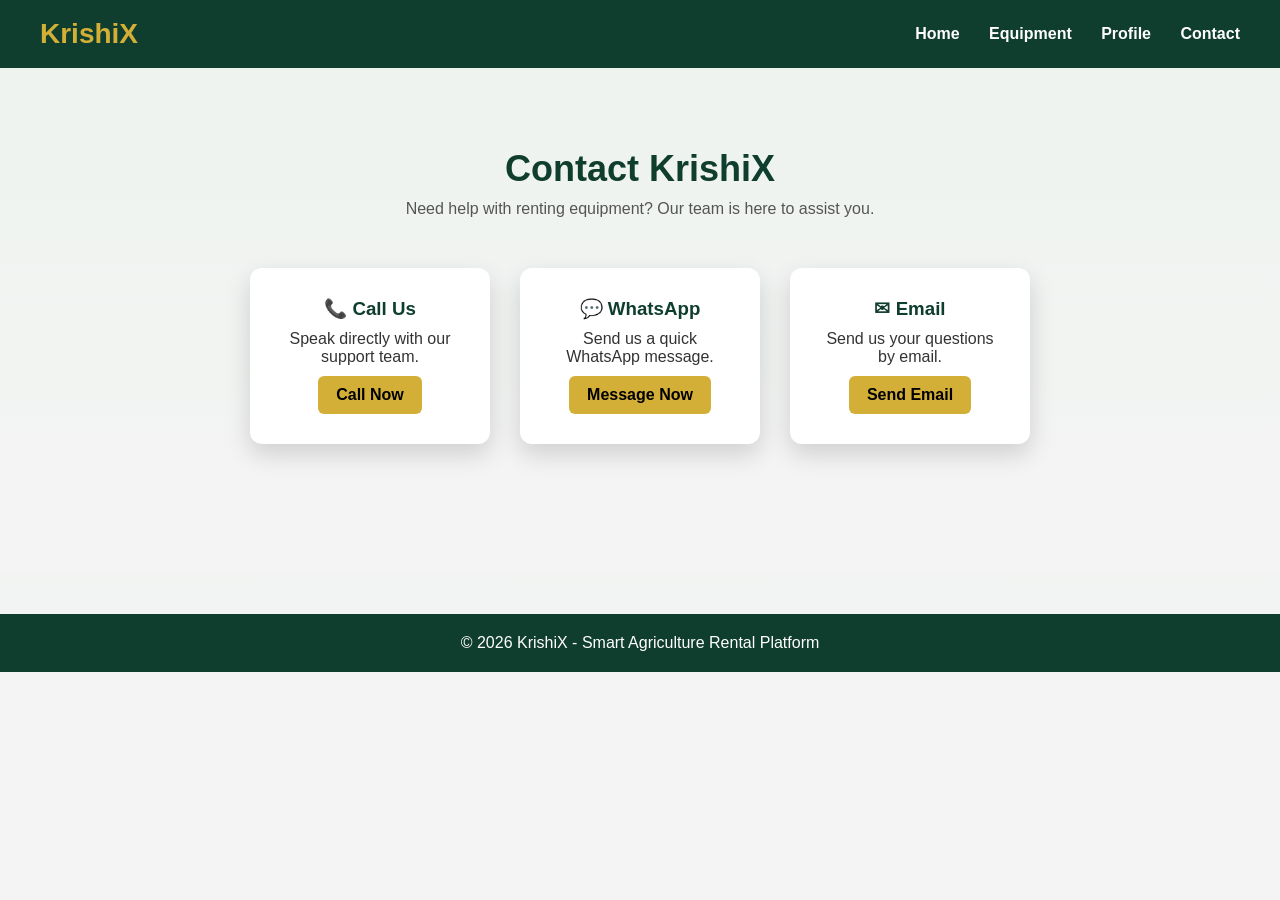
<file: contact.html>
<!DOCTYPE html>
<html lang="en">
<head>

<meta charset="UTF-8">
<meta name="viewport" content="width=device-width, initial-scale=1.0">

<title>Contact - KrishiX</title>

<link rel="stylesheet" href="style.css">

<style>

/* PAGE BACKGROUND */

.contact-section{
padding:80px 20px;
text-align:center;
background:linear-gradient(180deg,#eef3ef,#f4f4f4);
}

/* TITLE */

.contact-title{
font-size:36px;
color:#0F3D2E;
margin-bottom:10px;
}

.contact-sub{
color:#555;
margin-bottom:50px;
}

/* CONTACT CARDS */

.contact-cards{
display:flex;
justify-content:center;
gap:30px;
flex-wrap:wrap;
margin-bottom:50px;
}

.contact-card{
background:white;
width:240px;
padding:30px;
border-radius:12px;
box-shadow:0 10px 25px rgba(0,0,0,0.15);
transition:0.3s;
}

.contact-card:hover{
transform:translateY(-8px);
box-shadow:0 20px 40px rgba(0,0,0,0.2);
}

.contact-card h3{
color:#0F3D2E;
margin-bottom:10px;
}

.contact-btn{
display:inline-block;
margin-top:10px;
padding:10px 18px;
background:#D4AF37;
border-radius:6px;
color:black;
font-weight:bold;
text-decoration:none;
}

.contact-btn:hover{
background:#caa52f;
}

/* CONTACT FORM */

.contact-form{
max-width:450px;
margin:auto;
background:white;
padding:35px;
border-radius:12px;
box-shadow:0 10px 25px rgba(0,0,0,0.15);
}

.contact-form input,
.contact-form textarea{
width:100%;
padding:12px;
margin-top:10px;
border-radius:6px;
border:1px solid #ccc;
}

.contact-form button{
margin-top:15px;
background:#0F3D2E;
color:white;
border:none;
padding:12px 18px;
border-radius:6px;
cursor:pointer;
}

.contact-form button:hover{
background:#145c45;
}

</style>

</head>

<body>

<header>

<div class="logo">KrishiX</div>

<nav>
<a href="index.html">Home</a>
<a href="equipment.html">Equipment</a>
<a href="profile.html">Profile</a>
<a href="contact.html">Contact</a>
</nav>

</header>


<section class="contact-section">

<h2 class="contact-title">Contact KrishiX</h2>

<p class="contact-sub">
Need help with renting equipment? Our team is here to assist you.
</p>


<!-- CONTACT CARDS -->

<div class="contact-cards">

<!-- PHONE -->

<div class="contact-card">

<h3>📞 Call Us</h3>

<p>Speak directly with our support team.</p>

<a href="tel:+919876543210" class="contact-btn">
Call Now
</a>

</div>


<!-- WHATSAPP -->

<div class="contact-card">

<h3>💬 WhatsApp</h3>

<p>Send us a quick WhatsApp message.</p>

<a href="https://wa.me/919876543210?text=Hello%20KrishiX%20Support"
class="contact-btn" target="_blank">

Message Now

</a>

</div>


<!-- EMAIL -->

<div class="contact-card">

<h3>✉ Email</h3>

<p>Send us your questions by email.</p>

<a href="mailto:support@krishix.com"
class="contact-btn">

Send Email

</a>

</div>

</div>

</section>


<footer>

© 2026 KrishiX - Smart Agriculture Rental Platform

</footer>

</body>
</html>
</file>
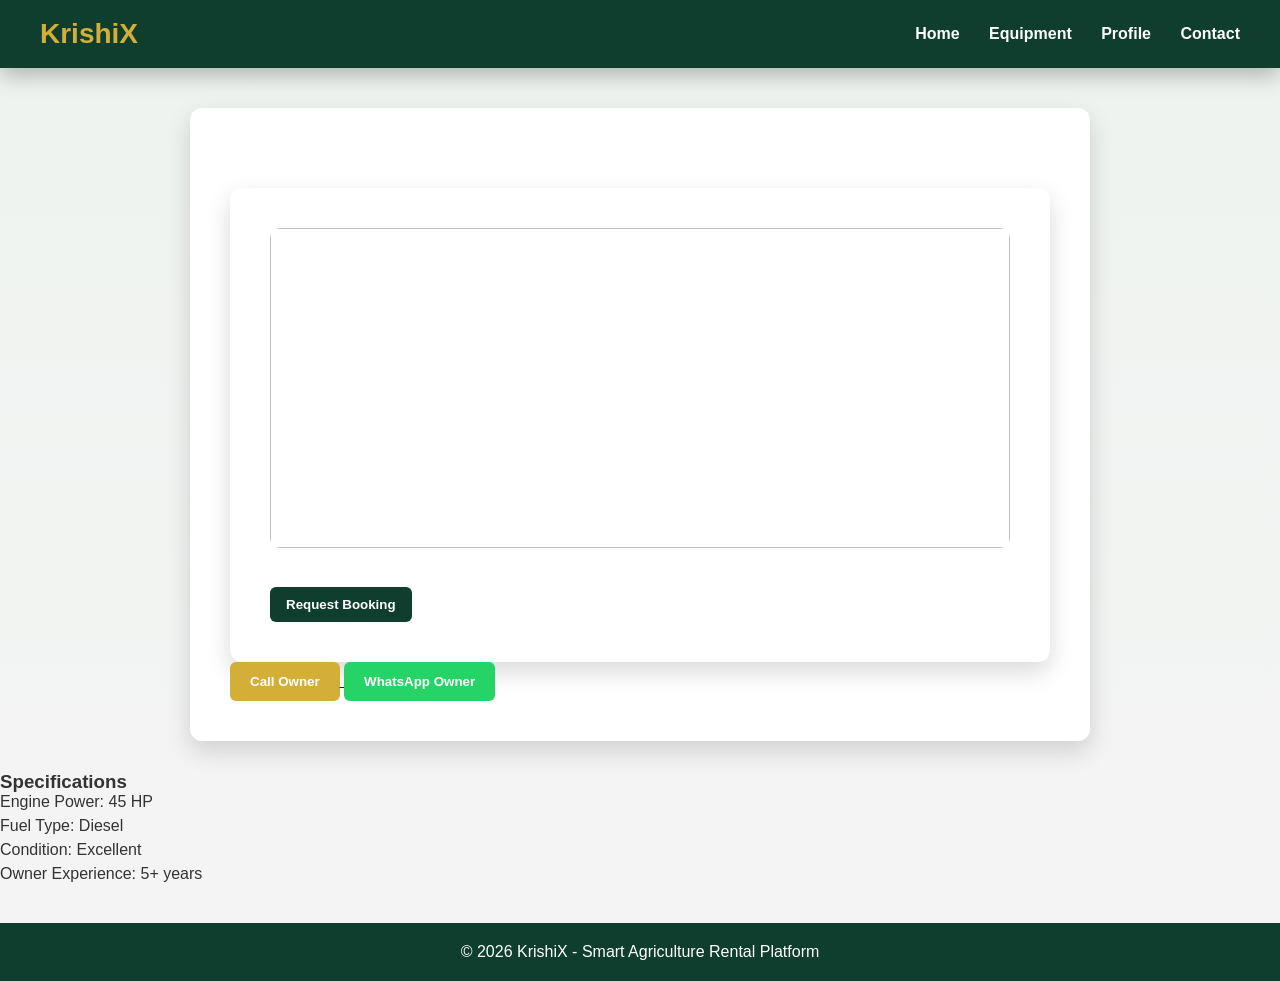
<file: equipment-details.html>
<!DOCTYPE html>
<html lang="en">

<head>

<meta charset="UTF-8">
<meta name="viewport" content="width=device-width, initial-scale=1.0">

<title>Equipment Details - KrishiX</title>

<link rel="stylesheet" href="style.css">

<style>

/* PAGE */

.details-container{
max-width:1100px;
margin:auto;
padding:40px 20px;
display:grid;
grid-template-columns:1fr 1fr;
gap:40px;
}

/* IMAGE */

.equipment-img img{
width:100%;
border-radius:12px;
box-shadow:0 10px 25px rgba(0,0,0,0.2);
}

/* INFO */

.equipment-info h2{
color:#0F3D2E;
margin-bottom:10px;
}

.price{
font-size:24px;
color:#D4AF37;
font-weight:bold;
margin-bottom:10px;
}

.location{
color:#666;
margin-bottom:15px;
}

.status{
background:#eaf6ea;
color:#1b7a1b;
padding:6px 12px;
border-radius:6px;
display:inline-block;
margin-bottom:20px;
}

/* DESCRIPTION */

.description{
margin-top:20px;
line-height:1.6;
}

/* BUTTONS */

.action-buttons{
margin-top:25px;
display:flex;
gap:15px;
flex-wrap:wrap;
}

.book-btn{
background:#0F3D2E;
color:white;
border:none;
padding:12px 20px;
border-radius:6px;
cursor:pointer;
font-weight:bold;
}

.book-btn:hover{
background:#145c45;
}

.call-btn{
background:#D4AF37;
border:none;
padding:12px 20px;
border-radius:6px;
cursor:pointer;
font-weight:bold;
}

.whatsapp-btn{
background:#25D366;
color:white;
border:none;
padding:12px 20px;
border-radius:6px;
cursor:pointer;
font-weight:bold;
}

/* SPECS */

.specs{
margin-top:30px;
}

.specs li{
margin-bottom:6px;
}

/* RESPONSIVE */

@media(max-width:768px){

.details-container{
grid-template-columns:1fr;
}

}

</script>
12:43 am
/* Equipment Details Page */

.container{
max-width:900px;
margin:40px auto;
background:white;
padding:25px;
border-radius:12px;
box-shadow:0 10px 25px rgba(0,0,0,0.15);
}

/* Image */

#img{
width:100%;
height:320px;
object-fit:cover;
border-radius:10px;
margin-bottom:20px;
}

/* Title */

#title{
color:#0F3D2E;
margin-bottom:5px;
font-size:28px;
}

/* Price */

#price{
color:#D4AF37;
font-size:20px;
font-weight:bold;
margin-bottom:5px;
}

/* Location */

#location{
color:#555;
margin-bottom:10px;
}

/* Description */

#desc{
line-height:1.6;
margin-bottom:15px;
}

/* Buttons */

button{
background:#0F3D2E;
color:white;
border:none;
padding:10px 16px;
border-radius:6px;
cursor:pointer;
font-weight:bold;
}

button:hover{
background:#145c45;
}

</style>

</head>

<body>

<header>

<div class="logo">KrishiX</div>

<nav>
<a href="index.html">Home</a>
<a href="equipment.html">Equipment</a>
<a href="profile.html">Profile</a>
<a href="contact.html">Contact</a>
</nav>

</header>


<div class="container">

<div class="container">

<img id="img">

<h2 id="title"></h2>

<p id="price"></p>

<p id="location"></p>

<p id="desc"></p>

<button>Request Booking</button>

</div>

<a href="tel:+919876543210">
<button class="call-btn">
Call Owner
</button>
</a>

<a href="https://wa.me/919876543210?text=Hello%20I%20want%20to%20rent%20your%20tractor"
target="_blank">

<button class="whatsapp-btn">
WhatsApp Owner
</button>

</a>

</div>


<!-- SPECS -->

<div class="specs">

<h3>Specifications</h3>

<ul>

<li>Engine Power: 45 HP</li>
<li>Fuel Type: Diesel</li>
<li>Condition: Excellent</li>
<li>Owner Experience: 5+ years</li>

</ul>

</div>

</div>

</div>


<footer>

© 2026 KrishiX - Smart Agriculture Rental Platform

</footer>

<script>

const data = {

1:{
name:"Tractor",
price:"₹1500 / day",
location:"Vadodara",
image:"https://images.unsplash.com/photo-1598514982836-1c9f5bff1f3f",
desc:"Powerful tractor for farming work"
},

2:{
name:"Sprayer",
price:"₹300 / day",
location:"Anand",
image:"https://images.unsplash.com/photo-1605000797499-95a51c5269ae",
desc:"Crop spraying machine"
},

3:{
name:"Rotavator",
price:"₹900 / day",
location:"Ahmedabad",
image:"https://images.unsplash.com/photo-1500382017468-9049fed747ef",
desc:"High performance rotavator"
}

}

/* get id */

const params = new URLSearchParams(window.location.search)
const id = params.get("id")

const equipment = data[id]

document.getElementById("title").innerText = equipment.name
document.getElementById("price").innerText = equipment.price
document.getElementById("location").innerText = equipment.location
document.getElementById("desc").innerText = equipment.desc
document.getElementById("img").src = equipment.image

</script>

</body>
</html>
</file>
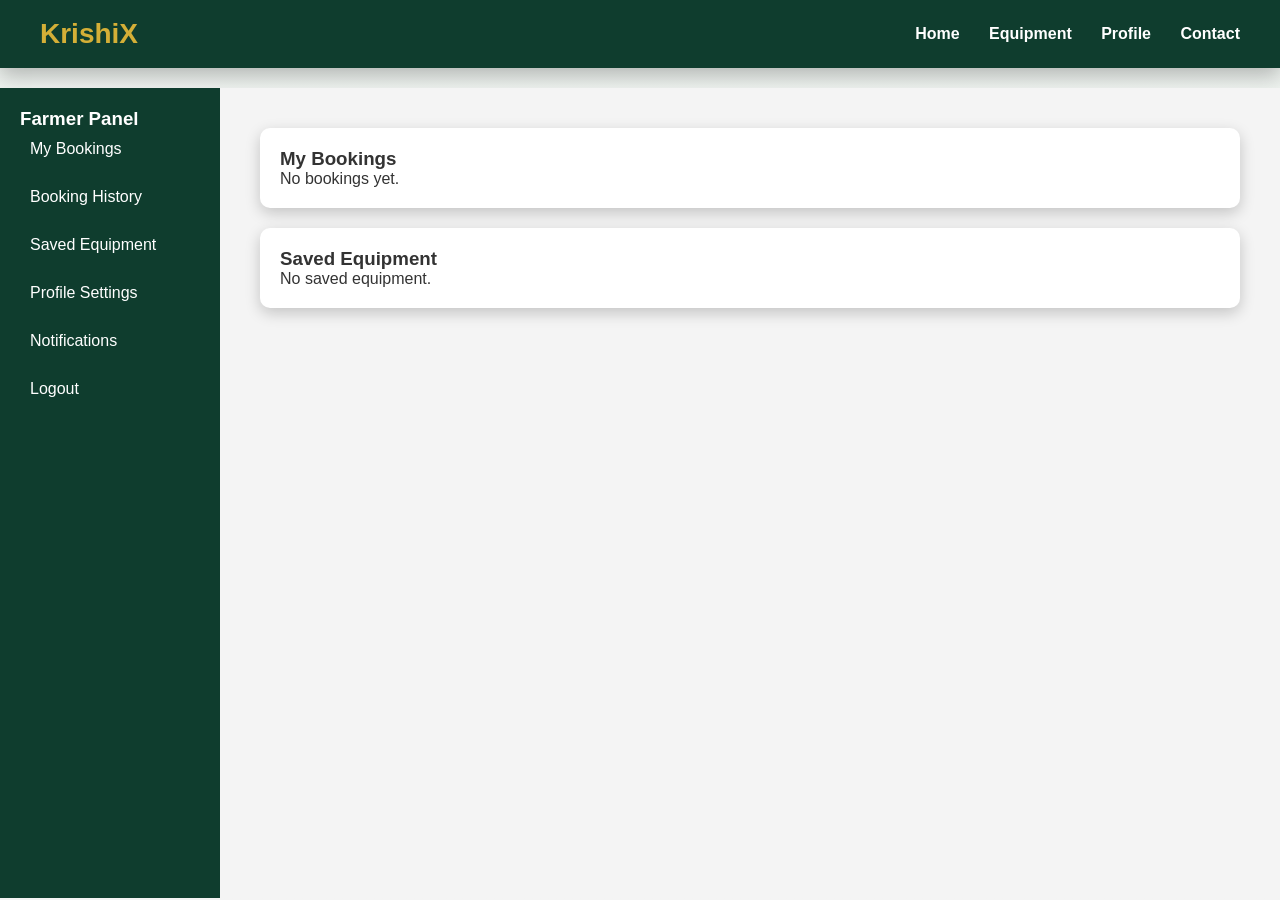
<file: farmer.html>
<!DOCTYPE html>
<html lang="en">
<head>

<meta charset="UTF-8">
<meta name="viewport" content="width=device-width, initial-scale=1.0">

<title>Farmer Dashboard</title>

<link rel="stylesheet" href="style.css">

<style>

.dashboard{
display:flex;
min-height:90vh;
}

.sidebar{
width:220px;
background:#0F3D2E;
color:white;
padding:20px;
}

.sidebar a{
display:block;
color:white;
text-decoration:none;
padding:10px;
margin-bottom:10px;
border-radius:5px;
}

.sidebar a:hover{
background:#145c45;
}

.main{
flex:1;
padding:40px;
background:#f4f4f4;
}

.card{
background:white;
padding:20px;
border-radius:10px;
box-shadow:0 5px 15px rgba(0,0,0,0.2);
margin-bottom:20px;
}

</style>

</head>

<body>

<header>

<div class="logo">KrishiX</div>

<nav>
<a href="index.html">Home</a>
<a href="equipment.html">Equipment</a>
<a href="profile.html">Profile</a>
<a href="contact.html">Contact</a>
</nav>

</header>

<div class="dashboard">

<div class="sidebar">

<h3>Farmer Panel</h3>

<a href="#">My Bookings</a>
<a href="#">Booking History</a>
<a href="#">Saved Equipment</a>
<a href="#">Profile Settings</a>
<a href="#">Notifications</a>
<a href="../profile.html" onclick="logoutUser()">Logout</a>

</div>

<div class="main">

<div class="card">
<h3>My Bookings</h3>
<p>No bookings yet.</p>
</div>

<div class="card">
<h3>Saved Equipment</h3>
<p>No saved equipment.</p>
</div>

</div>

</div>

<script src="script.js"></script>

</body>
</html>
</file>
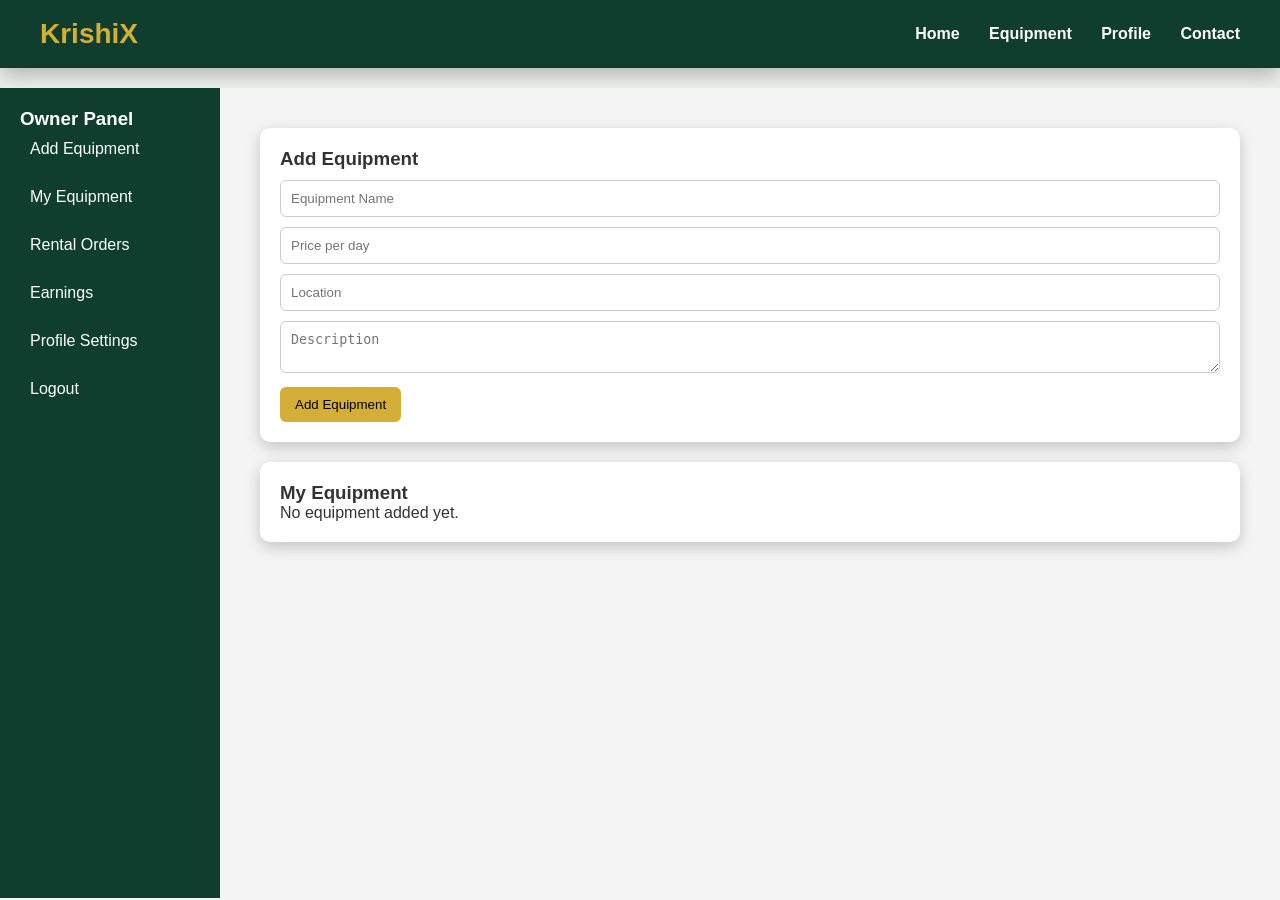
<file: owner.html>
<!DOCTYPE html>
<html lang="en">
<head>

<meta charset="UTF-8">
<meta name="viewport" content="width=device-width, initial-scale=1.0">


<title>Owner Dashboard</title>

<link rel="stylesheet" href="style.css">

<style>

.dashboard{
display:flex;
min-height:90vh;
}

.sidebar{
width:220px;
background:#0F3D2E;
color:white;
padding:20px;
}

.sidebar a{
display:block;
color:white;
text-decoration:none;
padding:10px;
margin-bottom:10px;
border-radius:5px;
}

.sidebar a:hover{
background:#145c45;
}

.main{
flex:1;
padding:40px;
background:#f4f4f4;
}

.card{
background:white;
padding:20px;
border-radius:10px;
box-shadow:0 5px 15px rgba(0,0,0,0.2);
margin-bottom:20px;
}

input, textarea{
width:100%;
padding:10px;
margin-top:10px;
border-radius:6px;
border:1px solid #ccc;
}

button{
margin-top:10px;
background:#D4AF37;
border:none;
padding:10px 15px;
border-radius:6px;
cursor:pointer;
}

button:hover{
background:#caa52f;
}

</style>

</head>

<body>

<header>

<div class="logo">KrishiX</div>

<nav>
<a href="index.html">Home</a>
<a href="equipment.html">Equipment</a>
<a href="profile.html">Profile</a>
<a href="contact.html">Contact</a>
</nav>

</header>

<div class="dashboard">

<div class="sidebar">

<h3>Owner Panel</h3>

<a href="#">Add Equipment</a>
<a href="#">My Equipment</a>
<a href="#">Rental Orders</a>
<a href="#">Earnings</a>
<a href="#">Profile Settings</a>
<a href="#" onclick="logoutUser()">Logout</a>

</div>

<div class="main">

<div class="card">

<h3>Add Equipment</h3>

<input type="text" placeholder="Equipment Name">

<input type="number" placeholder="Price per day">

<input type="text" placeholder="Location">

<textarea placeholder="Description"></textarea>

<button>Add Equipment</button>

</div>

<div class="card">

<h3>My Equipment</h3>

<p>No equipment added yet.</p>

</div>

</div>

</div>

<script src="script.js"></script>

</body>
</html>
</file>
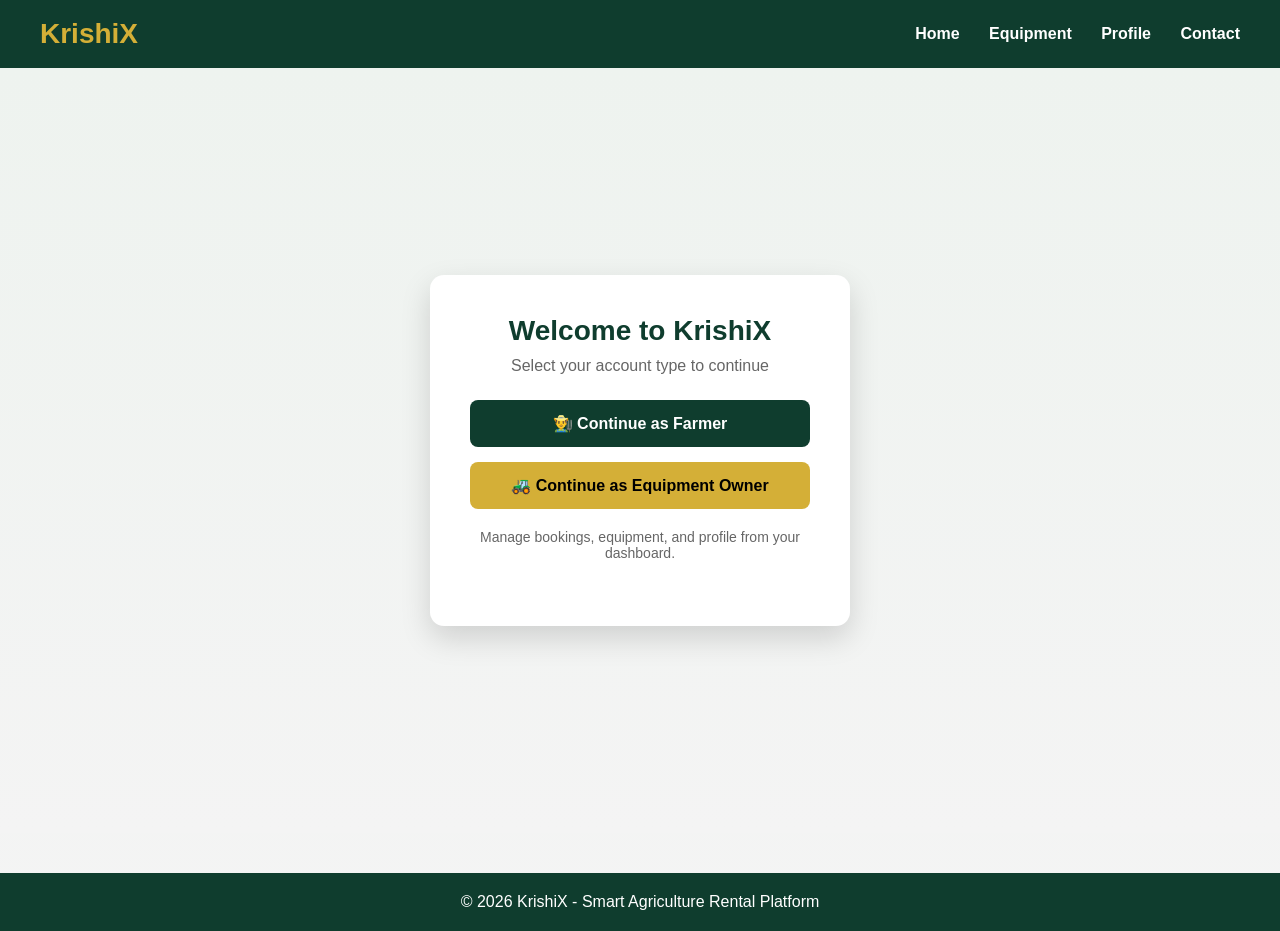
<file: profile.html>
<!DOCTYPE html>
<html lang="en">
<head>

<meta charset="UTF-8">
<meta name="viewport" content="width=device-width, initial-scale=1.0">

<title>KrishiX Account</title>

<link rel="stylesheet" href="style.css">

<style>

/* PAGE BACKGROUND */

.profile-page{
display:flex;
justify-content:center;
align-items:center;
min-height:85vh;
padding:20px;
background:linear-gradient(180deg,#eef3ef,#f4f4f4);
}

/* CARD */

.account-card{
background:white;
padding:40px;
border-radius:14px;
box-shadow:0 12px 30px rgba(0,0,0,0.15);
width:100%;
max-width:420px;
text-align:center;
}

/* TITLE */

.account-card h2{
color:#0F3D2E;
margin-bottom:10px;
font-size:28px;
}

.account-card p{
color:#666;
margin-bottom:25px;
}

/* ROLE CONTAINER */

.role-container{
display:flex;
flex-direction:column;
gap:15px;
}

/* BUTTONS */

.role-btn{
padding:14px;
border:none;
border-radius:8px;
font-weight:bold;
cursor:pointer;
font-size:16px;
transition:0.3s;
}

.farmer-btn{
background:#0F3D2E;
color:white;
}

.owner-btn{
background:#D4AF37;
}

.role-btn:hover{
transform:scale(1.05);
box-shadow:0 8px 20px rgba(0,0,0,0.2);
}

/* SMALL TEXT */

.small-text{
margin-top:20px;
font-size:14px;
color:#666;
}


/* =========================
   MOBILE RESPONSIVE
========================= */

@media(max-width:768px){

header{
flex-direction:column;
gap:10px;
text-align:center;
}

nav a{
margin:8px;
}

.account-card{
padding:30px 20px;
}

.account-card h2{
font-size:24px;
}

.role-btn{
font-size:15px;
padding:12px;
}

}

</style>

</head>

<body onclick="checkLogin()">

<header>

<div class="logo">KrishiX</div>

<nav>
<a href="index.html">Home</a>
<a href="equipment.html">Equipment</a>
<a href="profile.html">Profile</a>
<a href="contact.html">Contact</a>
</nav>

</header>


<section class="profile-page">

<div class="account-card">

<h2>Welcome to KrishiX</h2>

<p>Select your account type to continue</p>

<div class="role-container">

<button class="role-btn farmer-btn" onclick="farmerLogin()">
👨‍🌾 Continue as Farmer
</button>

<button class="role-btn owner-btn" onclick="ownerLogin()">
🚜 Continue as Equipment Owner
</button>

</div>

<p class="small-text">
Manage bookings, equipment, and profile from your dashboard.
</p>

</div>

</section>


<footer>
© 2026 KrishiX - Smart Agriculture Rental Platform
</footer>

<script src="script.js"></script>

</body>
</html>
</file>
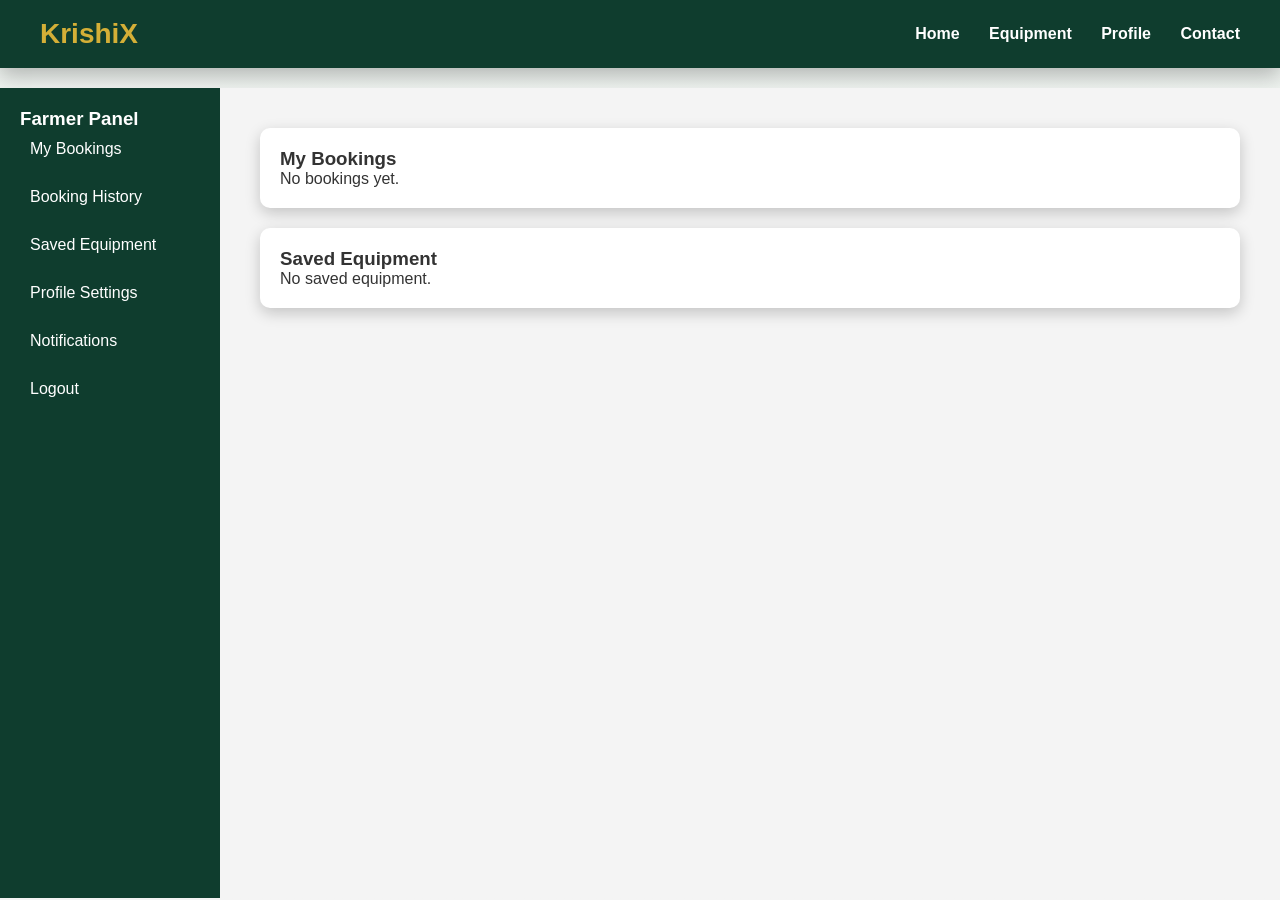
<file: KrishiX/dashboards/farmer.html>
<!DOCTYPE html>
<html lang="en">
<head>

<meta charset="UTF-8">
<title>Farmer Dashboard</title>

<link rel="stylesheet" href="../style.css">

<style>

.dashboard{
display:flex;
min-height:90vh;
}

.sidebar{
width:220px;
background:#0F3D2E;
color:white;
padding:20px;
}

.sidebar a{
display:block;
color:white;
text-decoration:none;
padding:10px;
margin-bottom:10px;
border-radius:5px;
}

.sidebar a:hover{
background:#145c45;
}

.main{
flex:1;
padding:40px;
background:#f4f4f4;
}

.card{
background:white;
padding:20px;
border-radius:10px;
box-shadow:0 5px 15px rgba(0,0,0,0.2);
margin-bottom:20px;
}

</style>

</head>

<body>

<header>

<div class="logo">KrishiX</div>

<nav>
<a href="../index.html">Home</a>
<a href="../equipment.html">Equipment</a>
<a href="../profile.html">Profile</a>
<a href="../contact.html">Contact</a>
</nav>

</header>

<div class="dashboard">

<div class="sidebar">

<h3>Farmer Panel</h3>

<a href="#">My Bookings</a>
<a href="#">Booking History</a>
<a href="#">Saved Equipment</a>
<a href="#">Profile Settings</a>
<a href="#">Notifications</a>
<a href="../profile.html" onclick="logoutUser()">Logout</a>

</div>

<div class="main">

<div class="card">
<h3>My Bookings</h3>
<p>No bookings yet.</p>
</div>

<div class="card">
<h3>Saved Equipment</h3>
<p>No saved equipment.</p>
</div>

</div>

</div>

<script src="../script.js"></script>

</body>
</html>
</file>
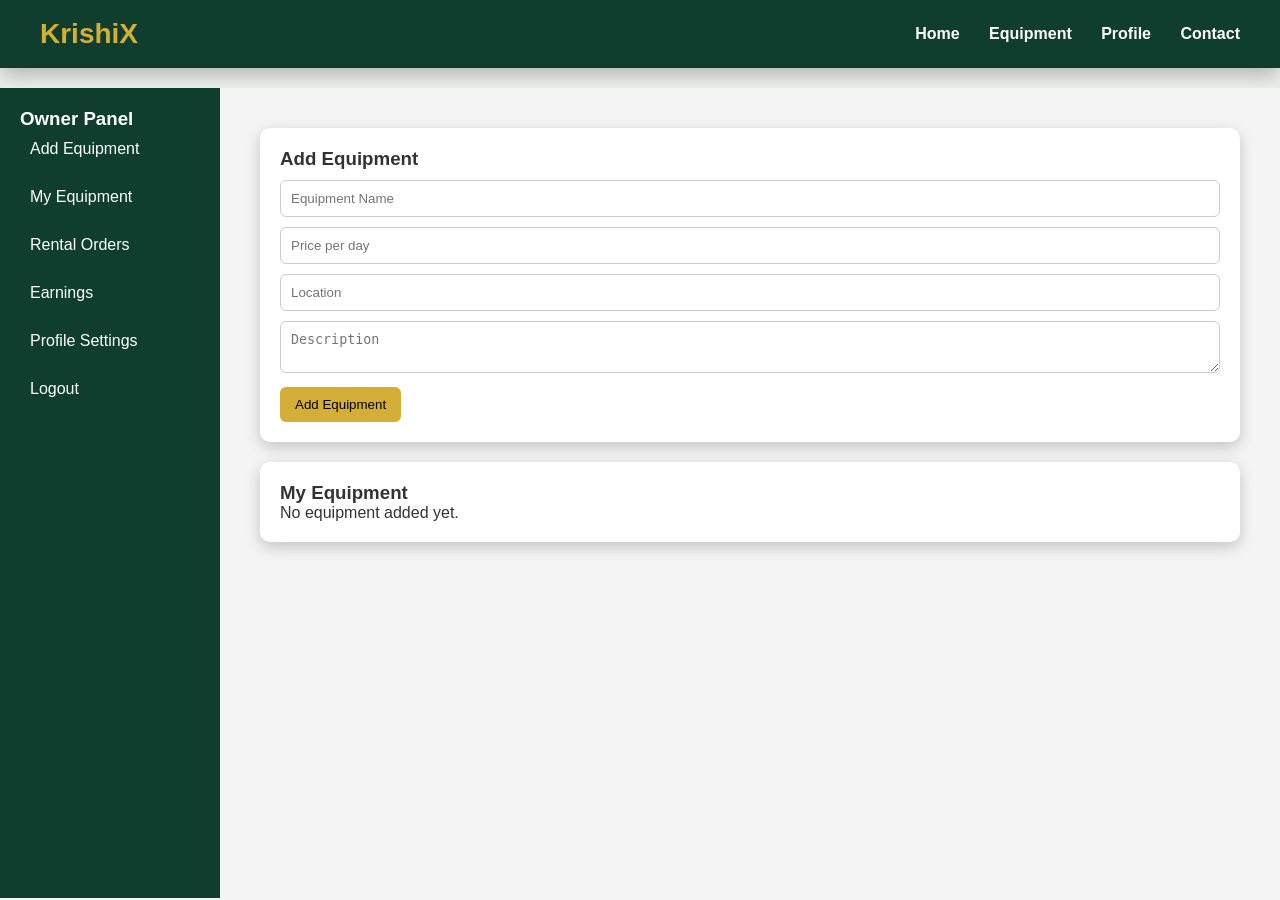
<file: KrishiX/dashboards/owner.html>
<!DOCTYPE html>
<html lang="en">
<head>

<meta charset="UTF-8">
<title>Owner Dashboard</title>

<link rel="stylesheet" href="../style.css">

<style>

.dashboard{
display:flex;
min-height:90vh;
}

.sidebar{
width:220px;
background:#0F3D2E;
color:white;
padding:20px;
}

.sidebar a{
display:block;
color:white;
text-decoration:none;
padding:10px;
margin-bottom:10px;
border-radius:5px;
}

.sidebar a:hover{
background:#145c45;
}

.main{
flex:1;
padding:40px;
background:#f4f4f4;
}

.card{
background:white;
padding:20px;
border-radius:10px;
box-shadow:0 5px 15px rgba(0,0,0,0.2);
margin-bottom:20px;
}

input, textarea{
width:100%;
padding:10px;
margin-top:10px;
border-radius:6px;
border:1px solid #ccc;
}

button{
margin-top:10px;
background:#D4AF37;
border:none;
padding:10px 15px;
border-radius:6px;
cursor:pointer;
}

button:hover{
background:#caa52f;
}

</style>

</head>

<body>

<header>

<div class="logo">KrishiX</div>

<nav>
<a href="../index.html">Home</a>
<a href="../equipment.html">Equipment</a>
<a href="../profile.html">Profile</a>
<a href="../contact.html">Contact</a>
</nav>

</header>

<div class="dashboard">

<div class="sidebar">

<h3>Owner Panel</h3>

<a href="#">Add Equipment</a>
<a href="#">My Equipment</a>
<a href="#">Rental Orders</a>
<a href="#">Earnings</a>
<a href="#">Profile Settings</a>
<a href="#" onclick="logoutUser()">Logout</a>

</div>

<div class="main">

<div class="card">

<h3>Add Equipment</h3>

<input type="text" placeholder="Equipment Name">

<input type="number" placeholder="Price per day">

<input type="text" placeholder="Location">

<textarea placeholder="Description"></textarea>

<button>Add Equipment</button>

</div>

<div class="card">

<h3>My Equipment</h3>

<p>No equipment added yet.</p>

</div>

</div>

</div>

<script src="../script.js"></script>

</body>
</html>
</file>
<file: style.css>
/* =========================================
   GLOBAL SETTINGS
========================================= */

*{
box-sizing:border-box;
margin:0;
padding:0;
}

body{
font-family:Arial, Helvetica, sans-serif;
background:linear-gradient(180deg,#eef3ef,#f4f4f4);
color:#333;
min-height:100vh;
}

/* =========================================
   NAVBAR
========================================= */

header{
background:#0F3D2E;
color:white;
display:flex;
justify-content:space-between;
align-items:center;
padding:18px 40px;
box-shadow:0 8px 20px rgba(0,0,0,0.25);
}

.logo{
font-size:28px;
font-weight:bold;
color:#D4AF37;
}

nav a{
color:white;
margin-left:25px;
text-decoration:none;
font-weight:bold;
transition:0.3s;
}

nav a:hover{
color:#D4AF37;
}

/* =========================================
   HERO SECTION
========================================= */

.hero{
height:420px;
background:url("https://images.unsplash.com/photo-1500937386664-56d1dfef3854");
background-size:cover;
background-position:center;
display:flex;
align-items:center;
justify-content:center;
text-align:center;
color:white;
position:relative;
}

.hero::before{
content:"";
position:absolute;
top:0;
left:0;
width:100%;
height:100%;
background:rgba(0,0,0,0.6);
}

.hero-content{
position:relative;
max-width:700px;
}

.hero h1{
font-size:48px;
margin-bottom:10px;
}

.hero p{
font-size:18px;
}

/* =========================================
   TITLES
========================================= */

.section-title{
text-align:center;
padding:40px 20px 10px;
font-size:34px;
color:#0F3D2E;
font-weight:bold;
}

.subtitle{
text-align:center;
color:#666;
margin-bottom:40px;
}

/* =========================================
   SEARCH BAR
========================================= */

.search-bar{
display:flex;
justify-content:center;
gap:10px;
margin:30px;
flex-wrap:wrap;
}

.search-bar input{
padding:12px;
width:250px;
border-radius:8px;
border:1px solid #ccc;
}

.search-bar button{
background:#D4AF37;
border:none;
padding:12px 18px;
border-radius:8px;
font-weight:bold;
cursor:pointer;
}

/* =========================================
   EQUIPMENT GRID
========================================= */

.equipment-container{
display:grid;
grid-template-columns:repeat(auto-fit,minmax(230px,1fr));
gap:30px;
padding:40px;
max-width:1200px;
margin:auto;
}

.equipment-card{
background:white;
border-radius:15px;
box-shadow:0 10px 25px rgba(0,0,0,0.2);
overflow:hidden;
transition:0.3s;
}

.equipment-card:hover{
transform:translateY(-8px);
}

.equipment-card img{
width:100%;
height:160px;
object-fit:cover;
}

.card-body{
padding:15px;
text-align:center;
}

.price{
color:#D4AF37;
font-weight:bold;
}

.location{
font-size:13px;
color:#666;
margin-bottom:10px;
}

.rent-btn{
background:#0F3D2E;
color:white;
border:none;
padding:10px;
border-radius:8px;
cursor:pointer;
width:100%;
}

/* =========================================
   PROFILE PAGE
========================================= */

.profile-section{
display:flex;
justify-content:center;
align-items:center;
padding:80px 20px;
}

.profile-card{
background:white;
width:460px;
padding:35px;
border-radius:16px;
box-shadow:0 15px 40px rgba(0,0,0,0.15);
text-align:center;
}

.role-select{
display:flex;
gap:10px;
margin-top:15px;
}

.role-select button{
flex:1;
background:#D4AF37;
border:none;
padding:12px;
border-radius:8px;
font-weight:bold;
cursor:pointer;
}

.form-container{
display:none;
margin-top:20px;
text-align:left;
}

.form-group{
margin-bottom:12px;
}

.form-group input{
width:100%;
padding:10px;
border-radius:6px;
border:1px solid #ccc;
}

.submit-btn{
width:100%;
margin-top:12px;
background:#D4AF37;
border:none;
padding:12px;
border-radius:8px;
font-weight:bold;
cursor:pointer;
}

/* =========================================
   PROFILE PAGE IMPROVED
========================================= */

.profile-card{
background:white;
width:460px;
padding:40px;
border-radius:16px;
box-shadow:0 15px 40px rgba(0,0,0,0.25);
text-align:center;
}

.role-select{
display:flex;
gap:10px;
margin-top:20px;
}

.role-select button{
flex:1;
background:linear-gradient(45deg,#D4AF37,#f5d76e);
border:none;
padding:12px;
border-radius:8px;
font-weight:bold;
cursor:pointer;
}

.role-select button:hover{
transform:scale(1.05);
}

.dashboard{
margin-top:20px;
}

/* DASHBOARD */

.dashboard{
display:none;
margin-top:20px;
text-align:left;
}

.dashboard-buttons{
margin-top:20px;
display:grid;
gap:10px;
}

.dash-btn{
background:#0F3D2E;
color:white;
border:none;
padding:10px;
border-radius:6px;
cursor:pointer;
font-weight:bold;
}

.section-box{
display:none;
margin-top:15px;
padding:15px;
background:#fafafa;
border-radius:8px;
border:1px solid #ddd;
}

.logout-btn{
margin-top:15px;
background:#c0392b;
color:white;
width:100%;
border:none;
padding:10px;
border-radius:6px;
cursor:pointer;
}

/* ===============================
   CONTACT SECTION
=============================== */

.contact{
padding:80px 20px;
text-align:center;
}

.contact h2{
font-size:32px;
color:#0F3D2E;
margin-bottom:40px;
}

/* CONTACT INFO CARDS */

.contact-info{
display:flex;
justify-content:center;
gap:30px;
flex-wrap:wrap;
margin-bottom:40px;
}

.info-card{
background:white;
width:250px;
padding:25px;
border-radius:12px;
box-shadow:0 10px 25px rgba(0,0,0,0.15);
transition:0.3s;
}

.info-card:hover{
transform:translateY(-5px);
}

.info-card h3{
color:#0F3D2E;
margin-bottom:10px;
}

/* CONTACT FORM */

.contact-form{
max-width:500px;
margin:auto;
background:white;
padding:30px;
border-radius:12px;
box-shadow:0 10px 25px rgba(0,0,0,0.15);
}

.contact-form input,
.contact-form textarea{
width:100%;
padding:12px;
margin-top:10px;
border-radius:6px;
border:1px solid #ccc;
font-size:14px;
}

.contact-form button{
margin-top:15px;
background:#D4AF37;
border:none;
padding:12px 20px;
border-radius:6px;
font-weight:bold;
cursor:pointer;
}

/* ===============================
   MOBILE RESPONSIVE
=============================== */

@media(max-width:768px){

.contact{
padding:60px 15px;
}

.contact-info{
flex-direction:column;
align-items:center;
}

.info-card{
width:90%;
}

.contact-form{
width:95%;
padding:20px;
}

}
/* =========================================
   DETAILS PAGE
========================================= */

.container{
max-width:900px;
margin:auto;
padding:40px;
background:white;
margin-top:40px;
border-radius:12px;
box-shadow:0 10px 25px rgba(0,0,0,0.15);
}

.container img{
width:100%;
border-radius:10px;
}

/* =========================================
   HOW SECTION
========================================= */

.how{
background:#0F3D2E;
color:white;
padding:70px;
text-align:center;
}

.how-container{
display:flex;
justify-content:center;
gap:30px;
flex-wrap:wrap;
}

.how-card{
background:white;
color:#333;
width:230px;
padding:25px;
border-radius:14px;
box-shadow:0 10px 25px rgba(0,0,0,0.25);
}

/* =========================================
   FOOTER
========================================= */

footer{
background:#0F3D2E;
color:white;
text-align:center;
padding:20px;
margin-top:40px;
}
</file>
<file: KrishiX/style.css>
/* =========================================
   GLOBAL SETTINGS
========================================= */

*{
box-sizing:border-box;
margin:0;
padding:0;
}

body{
font-family:Arial, Helvetica, sans-serif;
background:linear-gradient(180deg,#eef3ef,#f4f4f4);
color:#333;
min-height:100vh;
}

/* =========================================
   NAVBAR
========================================= */

header{
background:#0F3D2E;
color:white;
display:flex;
justify-content:space-between;
align-items:center;
padding:18px 40px;
box-shadow:0 8px 20px rgba(0,0,0,0.25);
}

.logo{
font-size:28px;
font-weight:bold;
color:#D4AF37;
}

nav a{
color:white;
margin-left:25px;
text-decoration:none;
font-weight:bold;
transition:0.3s;
}

nav a:hover{
color:#D4AF37;
}

/* =========================================
   HERO SECTION
========================================= */

.hero{
height:420px;
background:url("https://images.unsplash.com/photo-1500937386664-56d1dfef3854");
background-size:cover;
background-position:center;
display:flex;
align-items:center;
justify-content:center;
text-align:center;
color:white;
position:relative;
}

.hero::before{
content:"";
position:absolute;
top:0;
left:0;
width:100%;
height:100%;
background:rgba(0,0,0,0.6);
}

.hero-content{
position:relative;
max-width:700px;
}

.hero h1{
font-size:48px;
margin-bottom:10px;
}

.hero p{
font-size:18px;
}

/* =========================================
   TITLES
========================================= */

.section-title{
text-align:center;
padding:40px 20px 10px;
font-size:34px;
color:#0F3D2E;
font-weight:bold;
}

.subtitle{
text-align:center;
color:#666;
margin-bottom:40px;
}

/* =========================================
   SEARCH BAR
========================================= */

.search-bar{
display:flex;
justify-content:center;
gap:10px;
margin:30px;
flex-wrap:wrap;
}

.search-bar input{
padding:12px;
width:250px;
border-radius:8px;
border:1px solid #ccc;
}

.search-bar button{
background:#D4AF37;
border:none;
padding:12px 18px;
border-radius:8px;
font-weight:bold;
cursor:pointer;
}

/* =========================================
   EQUIPMENT GRID
========================================= */

.equipment-container{
display:grid;
grid-template-columns:repeat(auto-fit,minmax(230px,1fr));
gap:30px;
padding:40px;
max-width:1200px;
margin:auto;
}

.equipment-card{
background:white;
border-radius:15px;
box-shadow:0 10px 25px rgba(0,0,0,0.2);
overflow:hidden;
transition:0.3s;
}

.equipment-card:hover{
transform:translateY(-8px);
}

.equipment-card img{
width:100%;
height:160px;
object-fit:cover;
}

.card-body{
padding:15px;
text-align:center;
}

.price{
color:#D4AF37;
font-weight:bold;
}

.location{
font-size:13px;
color:#666;
margin-bottom:10px;
}

.rent-btn{
background:#0F3D2E;
color:white;
border:none;
padding:10px;
border-radius:8px;
cursor:pointer;
width:100%;
}

/* =========================================
   PROFILE PAGE
========================================= */

.profile-section{
display:flex;
justify-content:center;
align-items:center;
padding:80px 20px;
}

.profile-card{
background:white;
width:460px;
padding:35px;
border-radius:16px;
box-shadow:0 15px 40px rgba(0,0,0,0.15);
text-align:center;
}

.role-select{
display:flex;
gap:10px;
margin-top:15px;
}

.role-select button{
flex:1;
background:#D4AF37;
border:none;
padding:12px;
border-radius:8px;
font-weight:bold;
cursor:pointer;
}

.form-container{
display:none;
margin-top:20px;
text-align:left;
}

.form-group{
margin-bottom:12px;
}

.form-group input{
width:100%;
padding:10px;
border-radius:6px;
border:1px solid #ccc;
}

.submit-btn{
width:100%;
margin-top:12px;
background:#D4AF37;
border:none;
padding:12px;
border-radius:8px;
font-weight:bold;
cursor:pointer;
}

/* =========================================
   PROFILE PAGE IMPROVED
========================================= */

.profile-card{
background:white;
width:460px;
padding:40px;
border-radius:16px;
box-shadow:0 15px 40px rgba(0,0,0,0.25);
text-align:center;
}

.role-select{
display:flex;
gap:10px;
margin-top:20px;
}

.role-select button{
flex:1;
background:linear-gradient(45deg,#D4AF37,#f5d76e);
border:none;
padding:12px;
border-radius:8px;
font-weight:bold;
cursor:pointer;
}

.role-select button:hover{
transform:scale(1.05);
}

.dashboard{
margin-top:20px;
}

/* DASHBOARD */

.dashboard{
display:none;
margin-top:20px;
text-align:left;
}

.dashboard-buttons{
margin-top:20px;
display:grid;
gap:10px;
}

.dash-btn{
background:#0F3D2E;
color:white;
border:none;
padding:10px;
border-radius:6px;
cursor:pointer;
font-weight:bold;
}

.section-box{
display:none;
margin-top:15px;
padding:15px;
background:#fafafa;
border-radius:8px;
border:1px solid #ddd;
}

.logout-btn{
margin-top:15px;
background:#c0392b;
color:white;
width:100%;
border:none;
padding:10px;
border-radius:6px;
cursor:pointer;
}

/* ===============================
   CONTACT SECTION
=============================== */

.contact{
padding:80px 20px;
text-align:center;
}

.contact h2{
font-size:32px;
color:#0F3D2E;
margin-bottom:40px;
}

/* CONTACT INFO CARDS */

.contact-info{
display:flex;
justify-content:center;
gap:30px;
flex-wrap:wrap;
margin-bottom:40px;
}

.info-card{
background:white;
width:250px;
padding:25px;
border-radius:12px;
box-shadow:0 10px 25px rgba(0,0,0,0.15);
transition:0.3s;
}

.info-card:hover{
transform:translateY(-5px);
}

.info-card h3{
color:#0F3D2E;
margin-bottom:10px;
}

/* CONTACT FORM */

.contact-form{
max-width:500px;
margin:auto;
background:white;
padding:30px;
border-radius:12px;
box-shadow:0 10px 25px rgba(0,0,0,0.15);
}

.contact-form input,
.contact-form textarea{
width:100%;
padding:12px;
margin-top:10px;
border-radius:6px;
border:1px solid #ccc;
font-size:14px;
}

.contact-form button{
margin-top:15px;
background:#D4AF37;
border:none;
padding:12px 20px;
border-radius:6px;
font-weight:bold;
cursor:pointer;
}

/* ===============================
   MOBILE RESPONSIVE
=============================== */

@media(max-width:768px){

.contact{
padding:60px 15px;
}

.contact-info{
flex-direction:column;
align-items:center;
}

.info-card{
width:90%;
}

.contact-form{
width:95%;
padding:20px;
}

}
/* =========================================
   DETAILS PAGE
========================================= */

.container{
max-width:900px;
margin:auto;
padding:40px;
background:white;
margin-top:40px;
border-radius:12px;
box-shadow:0 10px 25px rgba(0,0,0,0.15);
}

.container img{
width:100%;
border-radius:10px;
}

/* =========================================
   HOW SECTION
========================================= */

.how{
background:#0F3D2E;
color:white;
padding:70px;
text-align:center;
}

.how-container{
display:flex;
justify-content:center;
gap:30px;
flex-wrap:wrap;
}

.how-card{
background:white;
color:#333;
width:230px;
padding:25px;
border-radius:14px;
box-shadow:0 10px 25px rgba(0,0,0,0.25);
}

/* =========================================
   FOOTER
========================================= */

footer{
background:#0F3D2E;
color:white;
text-align:center;
padding:20px;
margin-top:40px;
}
</file>
